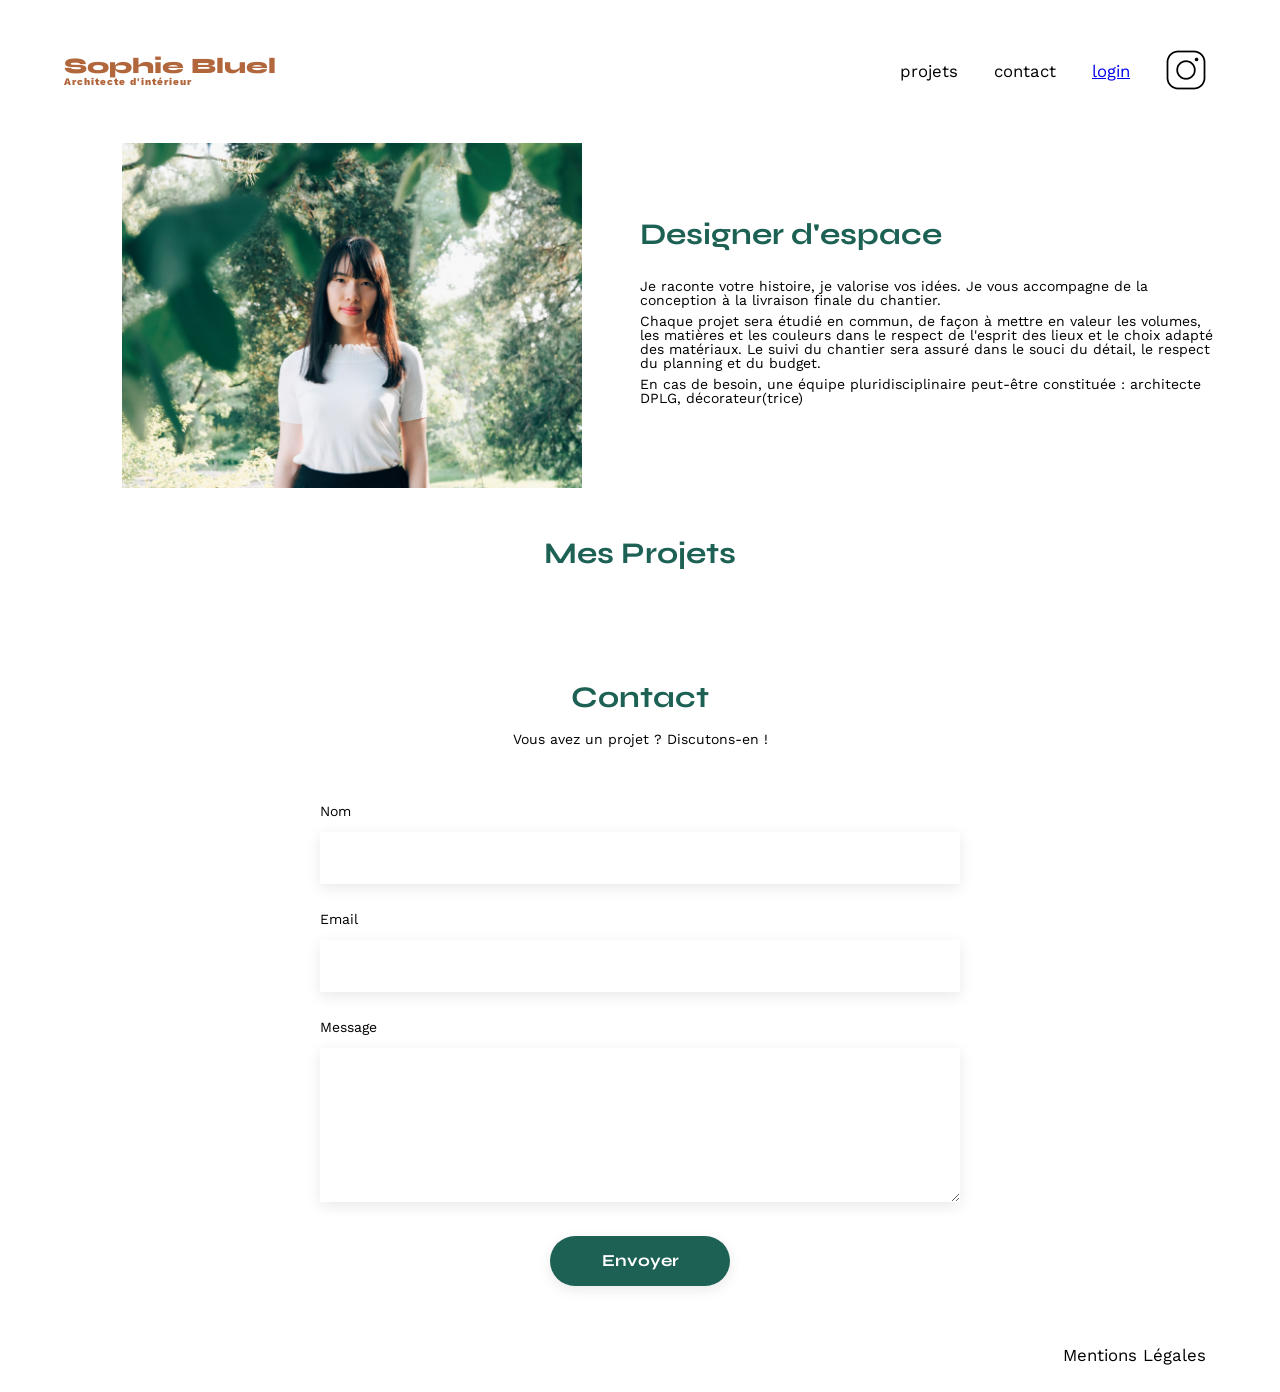
<file: FrontEnd/index.html>
<!DOCTYPE html>
<html lang="fr">
<head>
	<meta charset="UTF-8">
	<title>Sophie Bluel - Architecte d'intérieur</title>
	<meta name="viewport" content="width=device-width, initial-scale=1.0">
	<link rel="preconnect" href="https://fonts.googleapis.com" type="text/css">
    <link rel="preconnect" href="https://fonts.gstatic.com" crossorigin type="text/css">
    <link href="https://fonts.googleapis.com/css2?family=Syne:wght@700;800&family=Work+Sans&display=swap" rel="stylesheet" type="text/css">
	<link rel="stylesheet" href="./assets/style.css" type="text/css">
</head>
<body>
	<div class="edit-banner" style="display:none;">
		<p>Mode édition</p>
	</div>
	<header>
		<h1>Sophie Bluel <span>Architecte d'intérieur</span></h1>
		<nav>
			<ul>
				<li>projets</li>
				<li>contact</li>
				<li><a href="./login.html" id="nav-login">login</a></li>
				<li><img src="./assets/icons/instagram.png" alt="Instagram"></li>
			</ul>
		</nav>
	</header>
	<main>
		<section id="introduction">
			<figure>
				<img src="./assets/images/sophie-bluel.png" alt="">
			</figure>
			<article>
				<h2>Designer d'espace</h2>
				<p>Je raconte votre histoire, je valorise vos idées. Je vous accompagne de la conception à la livraison finale du chantier.</p>
				<p>Chaque projet sera étudié en commun, de façon à mettre en valeur les volumes, les matières et les couleurs dans le respect de l'esprit des lieux et le choix adapté des matériaux. Le suivi du chantier sera assuré dans le souci du détail, le respect du planning et du budget.</p>
				<p>En cas de besoin, une équipe pluridisciplinaire peut-être constituée : architecte DPLG, décorateur(trice)</p>
			</article>
		</section>
		<section id="portfolio">
			<div class="portfolio-header">
				<h2>Mes Projets</h2>
				<button class="btn-edit" style="display:none;">
					<svg width="16" height="16" viewBox="0 0 16 16" fill="none" xmlns="http://www.w3.org/2000/svg">
						<path d="M11.333 2a1.886 1.886 0 0 1 2.667 2.667L4.933 13.733l-3.6.8.8-3.6L11.333 2z" stroke="#000000" stroke-width="1.4" stroke-linecap="round" stroke-linejoin="round"/>
					</svg>
					modifier
				</button>
			</div>
			<div class="filters">
				<!-- les boutons seront créés par le JS -->
			</div>
			<div class="gallery">
				<!-- vide : le JavaScript génère les photos depuis l'API -->
			</div>
		</section>
		<section id="contact">
			<h2>Contact</h2>
			<p>Vous avez un projet ? Discutons-en !</p>
			<form action="#" method="post">
				<label for="name">Nom</label>
				<input type="text" name="name" id="name">
				<label for="email">Email</label>
				<input type="email" name="email" id="email">
				<label for="message">Message</label>
				<textarea name="message" id="message" cols="30" rows="10"></textarea>
				<input type="submit" value="Envoyer">
			</form>
		</section>
	</main>
	<footer>
		<nav>
			<ul>
				<li>Mentions Légales</li>
			</ul>
		</nav>
	</footer>

	<!-- ── MODALE ── -->
	<div id="modal" class="modal hidden">
		<div class="modal-wrapper">
			<button class="modal-close">&times;</button>
			<button class="modal-back hidden">&#8592;</button>

			<!-- Vue 1 : galerie admin -->
			<div id="modal-gallery">
				<h3>Galerie photo</h3>
				<div class="modal-photos"></div>
				<hr class="modal-hr">
				<button id="btn-add-photo">Ajouter une photo</button>
			</div>

			<!-- Vue 2 : formulaire ajout -->
			<div id="modal-form" class="hidden">
				<h3>Ajout photo</h3>
				<form id="add-work-form">
					<!-- Zone upload -->
					<div class="upload-zone" id="upload-zone">
						<input type="file" id="work-image" accept="image/jpeg,image/png" hidden>
						<img id="preview" style="display:none;">
						<div class="upload-placeholder" id="upload-placeholder">
							<div class="upload-icon">
								<svg width="40" height="40" viewBox="0 0 40 40" fill="none" xmlns="http://www.w3.org/2000/svg">
									<rect x="4" y="8" width="32" height="26" rx="3" fill="none" stroke="#9bb5c0" stroke-width="1.5"/>
									<circle cx="14" cy="17" r="3" fill="#9bb5c0"/>
									<path d="M6 30 L14 20 L21 27 L27 21 L34 30" fill="none" stroke="#9bb5c0" stroke-width="1.5" stroke-linejoin="round"/>
								</svg>
							</div>
							<button type="button" class="btn-upload-trigger" id="btn-upload-trigger">+ Ajouter photo</button>
							<p class="upload-hint">jpg, png : 4mo max</p>
						</div>
					</div>

					<div class="form-field">
						<label for="work-title">Titre</label>
						<input type="text" id="work-title" required>
					</div>

					<div class="form-field">
						<label for="work-category">Catégorie</label>
						<select id="work-category" required>
							<option value=""></option>
						</select>
					</div>

					<hr class="modal-hr">

					<p id="form-error" style="display:none; color:#e74c3c; font-size:13px; text-align:center; margin-bottom:10px;"></p>
				      <div class="form-footer">
                  <button type="submit" id="btn-valider" class="btn-valider" disabled>Valider</button>
                        </div>	
				</form>
			</div>
		</div>
	</div>

	<script src="./assets/script.js"></script>
</body>
</html>
</file>
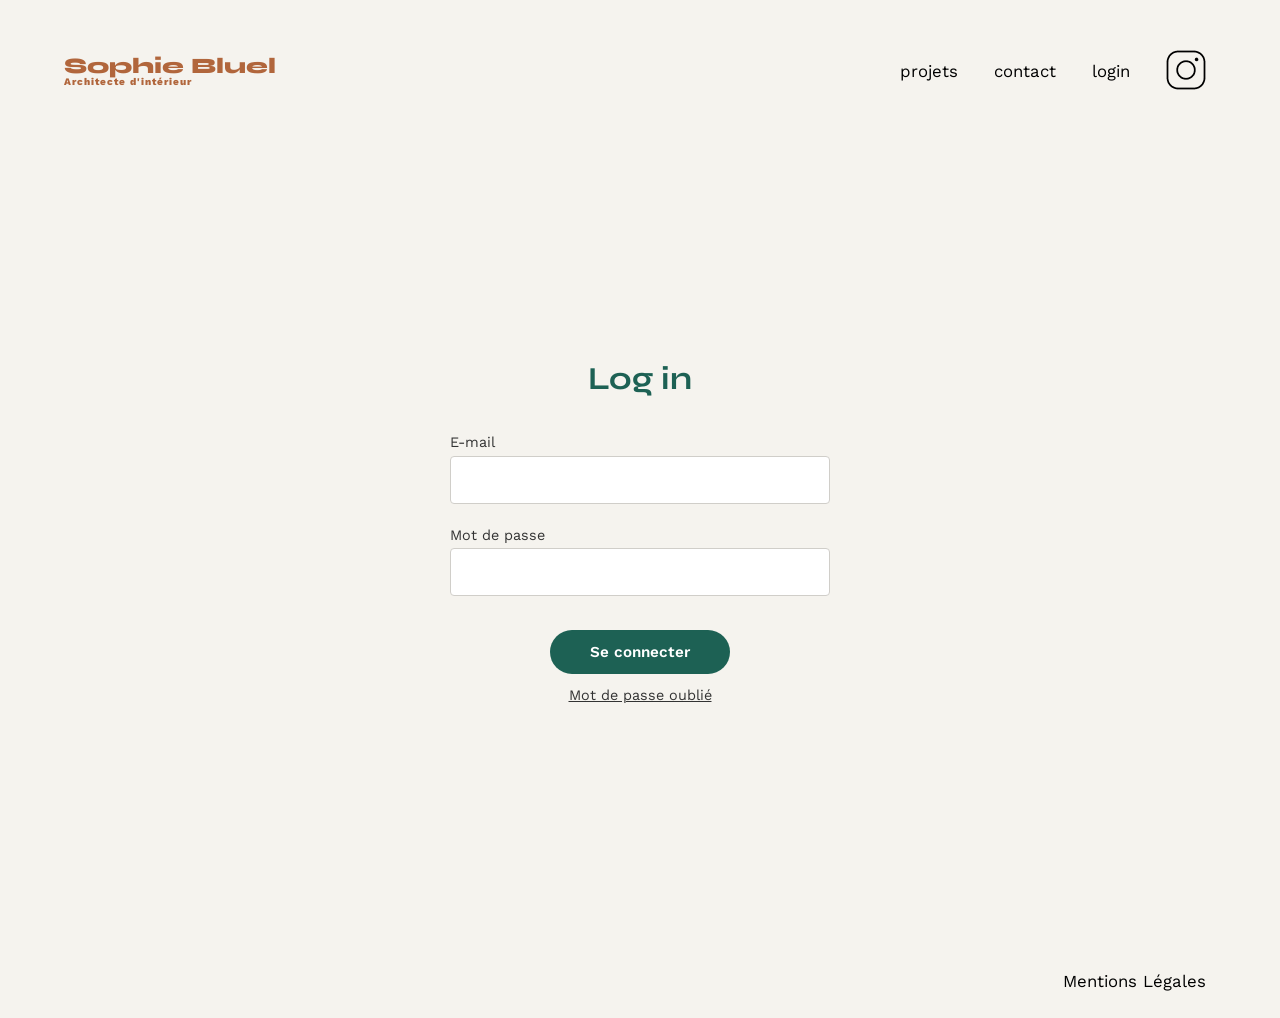
<file: FrontEnd/login.html>
<!DOCTYPE html>
<html lang="fr">
<head>
    <meta charset="UTF-8">
    <title>Sophie Bluel - Login</title>
    <meta name="viewport" content="width=device-width, initial-scale=1.0">
    <link rel="preconnect" href="https://fonts.googleapis.com" type="text/css">
    <link rel="preconnect" href="https://fonts.gstatic.com" crossorigin type="text/css">
    <link href="https://fonts.googleapis.com/css2?family=Syne:wght@700;800&family=Work+Sans&display=swap" rel="stylesheet" type="text/css">
	<link rel="stylesheet" href="./assets/style.css" type="text/css">
</head>
<body>
<header>
    <h1>Sophie Bluel <span>Architecte d'intérieur</span></h1>
    <nav>
        <ul>
            <li>projets</li>
            <li>contact</li>
            <li>login</li>
            <li><img src="./assets/icons/instagram.png" alt="Instagram"></li>
        </ul>
    </nav>
</header>
<main>
    <section id="login">
        <h2>Log in</h2>
        <form id="login-form">
            <label for="email">E-mail</label>
            <input type="email" id="email" required>

            <label for="password">Mot de passe</label>
            <input type="password" id="password" required>

            <button type="submit">Se connecter</button>

            <p id="error-msg" style="display:none; color:red;">
                Identifiants incorrects.
            </p>
        </form>
        <a href="#" class="forgot-password">Mot de passe oublié</a>
    </section>
</main>
<footer>
    <nav>
        <ul>
            <li>Mentions Légales</li>
        </ul>
    </nav>
</footer>
<script src="./assets/login.js"></script>
</body>
</html>
</file>
<file: FrontEnd/assets/style.css>
/* http://meyerweb.com/eric/tools/css/reset/
   v2.0 | 20110126
   License: none (public domain)
*/

html,
body,
div,
span,
applet,
object,
iframe,
h1,
h2,
h3,
h4,
h5,
h6,
p,
blockquote,
pre,
a,
abbr,
acronym,
address,
big,
cite,
code,
del,
dfn,
em,
img,
ins,
kbd,
q,
s,
samp,
small,
strike,
strong,
sub,
sup,
tt,
var,
b,
u,
i,
center,
dl,
dt,
dd,
ol,
ul,
li,
fieldset,
form,
label,
legend,
table,
caption,
tbody,
tfoot,
thead,
tr,
th,
td,
article,
aside,
canvas,
details,
embed,
figure,
figcaption,
footer,
header,
hgroup,
menu,
nav,
output,
ruby,
section,
summary,
time,
mark,
audio,
video {
  margin: 0;
  padding: 0;
  border: 0;
  font-size: 100%;
  font: inherit;
  vertical-align: baseline;
}
article,
aside,
details,
figcaption,
figure,
footer,
header,
hgroup,
menu,
nav,
section {
  display: block;
}
body {
  line-height: 1;
}
ol,
ul {
  list-style: none;
}
blockquote,
q {
  quotes: none;
}
blockquote:before,
blockquote:after,
q:before,
q:after {
  content: "";
  content: none;
}
table {
  border-collapse: collapse;
  border-spacing: 0;
}

/** end reset css **/

body {
  max-width: 1440px;
  width: 100%;
  margin: 0 auto;
  font-family: "Work Sans";
  font-size: 14px;
  box-sizing: border-box;
}
header {
  display: flex;
  justify-content: space-between;
  align-items: center;
  margin: 50px 5%;
}
section {
  margin: 50px 5%;
}

h1 {
  display: flex;
  flex-direction: column;
  font-family: "Syne";
  font-size: 22px;
  font-weight: 800;
  color: #b1663c;
}
h1 > span {
  font-family: "Work Sans";
  font-size: 10px;
  letter-spacing: 0.1em;
}
h2 {
  font-family: "Syne";
  font-weight: 700;
  font-size: 30px;
  color: #1d6154;
}
nav ul {
  display: flex;
  align-items: center;
  list-style-type: none;
  gap: 16px;
}
nav li {
  padding: 0 10px;
  font-size: 1.2em;
}
li:hover {
  color: #b1663c;
}

#introduction {
  display: flex;
  align-items: center;
}
#introduction figure {
  flex: 1;
}
#introduction img {
  display: block;
  margin: auto;
  width: 80%;
}
#introduction article {
  flex: 1;
}
#introduction h2 {
  margin-bottom: 1em;
}
#introduction p {
  margin-bottom: 0.5em;
}

#portfolio h2 {
  text-align: center;
  margin-bottom: 1em;
}
#portfolio .portfolio-header h2 {
  margin-bottom: 0;
  text-align: left;
}

/* ── Boutons de filtre ── */
.filters {
  display: flex;
  gap: 15px;
  justify-content: center;
  margin: 2rem 0;
}
.filters button {
  padding: 10px 25px;
  border-radius: 50px;
  border: 2px solid #1d6154;
  background-color: transparent;
  color: #1d6154;
  font-family: "Work Sans", sans-serif;
  font-size: 14px;
  cursor: pointer;
  transition: all 0.3s ease;
}
.filters button:hover {
  background-color: #1d6154;
  color: white;
}
.filters button.active {
  background-color: #1d6154;
  color: white;
  border-color: #1d6154;
}

.gallery {
  width: 100%;
  display: grid;
  grid-template-columns: 1fr 1fr 1fr;
  grid-column-gap: 20px;
  grid-row-gap: 20px;
}
.gallery img {
  width: 100%;
}

#contact {
  width: 50%;
  margin: auto;
}
#contact > * {
  text-align: center;
}
#contact h2 {
  margin-bottom: 20px;
}
#contact form {
  text-align: left;
  margin-top: 30px;
  display: flex;
  flex-direction: column;
}
#contact input {
  height: 50px;
  font-size: 1.2em;
  border: none;
  box-shadow: 0px 4px 14px rgba(0, 0, 0, 0.09);
}
#contact label {
  margin: 2em 0 1em 0;
}
#contact textarea {
  border: none;
  box-shadow: 0px 4px 14px rgba(0, 0, 0, 0.09);
}
input[type="submit"] {
  font-family: "Syne";
  font-weight: 700;
  color: white;
  background-color: #1d6154;
  margin: 2em auto;
  width: 180px;
  text-align: center;
  border-radius: 60px;
}
footer nav ul {
  display: flex;
  justify-content: flex-end;
  margin: 2em 5%;
}

/* ── Mode édition : bannière noire en haut ── */
.edit-banner {
  background-color: #000000;
  color: #ffffff;
  display: flex;
  align-items: center;
  justify-content: center;
  padding: 10px;
  font-family: "Work Sans", sans-serif;
  font-size: 14px;
  width: 100%;
}
.edit-banner p {
  display: flex;
  align-items: center;
  gap: 10px;
}

/* ── Portfolio header : "Mes Projets" + bouton modifier sur la même ligne ── */
.portfolio-header {
  display: flex;
  align-items: baseline;
  justify-content: center;
  gap: 20px;
  margin-bottom: 2em;
}
.portfolio-header h2 {
  margin-bottom: 0;
  text-align: left;
  line-height: 1;
}

/* ── Bouton modifier (un seul bloc) ── */
.btn-edit {
  background: none;
  border: none;
  cursor: pointer;
  font-family: "Work Sans", sans-serif;
  font-size: 14px;
  color: #000000;
  display: flex;
  align-items: center;
  gap: 6px;
  padding: 0;
  line-height: 1;
}
.btn-edit:hover {
  opacity: 0.6;
}

/* ── Modale ── */
.hidden {
  display: none !important;
}

.modal {
  position: fixed;
  top: 0;
  left: 0;
  width: 100%;
  height: 100%;
  background-color: rgba(0, 0, 0, 0.6);
  display: flex;
  align-items: center;
  justify-content: center;
  z-index: 1000;
}
.modal-wrapper {
  background-color: #fff;
  border-radius: 10px;
  width: 630px;
  min-height: 688px;
  max-height: 92vh;
  overflow-y: auto;
  position: relative;
  padding: 40px 46px 40px;
  display: flex;
  flex-direction: column;
}
.modal-close {
  position: absolute;
  top: 16px;
  right: 20px;
  background: none;
  border: none;
  font-size: 22px;
  cursor: pointer;
  color: #333;
  line-height: 1;
}
.modal-back {
  position: absolute;
  top: 16px;
  left: 20px;
  background: none;
  border: none;
  font-size: 20px;
  cursor: pointer;
  color: #333;
  line-height: 1;
}
.modal-close:hover,
.modal-back:hover {
  opacity: 0.6;
}

/* ── Titres modale ── */
#modal-gallery {
  display: flex;
  flex-direction: column;
  flex: 1 1 0;
  min-height: 0;
}
#modal-form {
  display: flex;
  flex-direction: column;
  flex: 1 1 0;
  min-height: 0;
}
#modal-gallery h3,
#modal-form h3 {
  font-family: "Syne", sans-serif;
  font-size: 22px;
  font-weight: 700;
  text-align: center;
  color: #000;
  margin-bottom: 28px;
}

/* ── Galerie modale ── */
.modal-photos {
  display: grid;
  grid-template-columns: repeat(4, 1fr);
  gap: 10px;
  margin-bottom: 20px;
}
.modal-photos figure {
  position: relative;
  margin: 0;
}
.modal-photos figure img {
  width: 100%;
  height: 100px;
  object-fit: cover;
  border-radius: 2px;
  display: block;
}
.modal-photos figure button {
  position: absolute;
  top: 4px;
  right: 4px;
  background: rgba(0, 0, 0, 0.7);
  border: none;
  cursor: pointer;
  width: 26px;
  height: 26px;
  display: flex;
  align-items: center;
  justify-content: center;
  border-radius: 4px;
  padding: 0;
  transition: background 0.15s;
}
.modal-photos figure button:hover {
  background: rgba(0, 0, 0, 0.9);
}
.trash-icon {
  width: 14px;
  height: 14px;
  display: block;
}

.modal-hr {
  border: none;
  border-top: 1px solid #e0e0e0;
  margin: 20px 0;
}

#btn-add-photo {
  display: block;
  margin: auto auto 0;
  background-color: #1d6154;
  color: white;
  border: none;
  border-radius: 60px;
  padding: 14px 0;
  width: 300px;
  text-align: center;
  font-family: "Work Sans", sans-serif;
  font-size: 14px;
  font-weight: 600;
  cursor: pointer;
  transition: background 0.2s;
}
#btn-add-photo:hover {
  background-color: #174f44;
}

/* ── Zone upload ── */
.upload-zone {
  background-color: #e8eff2;
  border-radius: 8px;
  height: 170px;
  display: flex;
  align-items: center;
  justify-content: center;
  cursor: pointer;
  overflow: hidden;
  position: relative;
}
.upload-placeholder {
  display: flex;
  flex-direction: column;
  align-items: center;
  gap: 10px;
  width: 100%;
}
.upload-icon svg {
  display: block;
}
.btn-upload-trigger {
  background-color: #c8d8e0;
  width: 200px;
  color: #1d6154;
  border: none;
  border-radius: 60px;
  padding: 8px 22px;
  font-family: "Work Sans", sans-serif;
  font-size: 13px;
  font-weight: 600;
  cursor: pointer;
  transition: background 0.2s;
}
.btn-upload-trigger:hover {
  background-color: #b0c8d4;
}
.upload-hint {
  font-size: 11px;
  color: #888;
  font-family: "Work Sans", sans-serif;
}

#preview {
  width: 100%;
  height: 170px;
  object-fit: cover;
  display: block;
}

/* ── Champs formulaire ── */
#add-work-form {
  display: flex;
  flex-direction: column;
  flex: 1;
}
.form-footer {
  margin-top: auto;
  padding-top: 20px;
}
.form-field {
  display: flex;
  flex-direction: column;
  gap: 8px;
  margin-top: 20px;
}
.form-field label {
  font-family: "Work Sans", sans-serif;
  font-size: 14px;
  font-weight: 500;
  color: #000;
}
.form-field input,
.form-field select {
  padding: 12px 14px;
  border: 1px solid #d0d0d0;
  border-radius: 6px;
  font-family: "Work Sans", sans-serif;
  font-size: 14px;
  color: #333;
  background: white;
  -webkit-appearance: none;
  appearance: none;
  outline: none;
  transition: border-color 0.2s;
}
.form-field input:focus,
.form-field select:focus {
  border-color: #1d6154;
}
.form-field select {
  background-image: url("data:image/svg+xml,%3Csvg xmlns='http://www.w3.org/2000/svg' width='12' height='8' viewBox='0 0 12 8'%3E%3Cpath d='M1 1l5 5 5-5' stroke='%23666' stroke-width='1.5' fill='none' stroke-linecap='round'/%3E%3C/svg%3E");
  background-repeat: no-repeat;
  background-position: right 14px center;
  padding-right: 36px;
}

/* ── Bouton Valider ── */
.btn-valider {
  display: block;
  width: 320px;
  margin: 0 auto;
  margin-top: auto;
  background-color: #a0a0a0;
  color: white;
  border: none;
  border-radius: 60px;
  padding: 14px 0;
  font-family: "Work Sans", sans-serif;
  font-size: 14px;
  font-weight: 600;
  cursor: not-allowed;
  pointer-events: none;
  transition: background 0.2s;
}
.btn-valider.active {
  background-color: #174f44;
  cursor: pointer;
  pointer-events: auto;
}
.btn-valider.active:hover {
  background-color: #174f44;
}

/* ══════════════════════════════════════════
   PAGE LOGIN
   ══════════════════════════════════════════ */

body:has(#login) {
  background-color: #f5f3ee;
}

#login {
  display: flex;
  flex-direction: column;
  align-items: center;
  justify-content: center;
  min-height: calc(100vh - 200px);
  padding: 40px 0;
}

#login h2 {
  font-family: "Syne", sans-serif;
  font-size: 2rem;
  font-weight: 700;
  color: #1d6154;
  margin-bottom: 40px;
  text-align: center;
}

#login-form {
  display: flex;
  flex-direction: column;
  width: 380px;
  gap: 6px;
}

#login-form label {
  font-family: "Work Sans", sans-serif;
  font-size: 0.9rem;
  color: #333;
  font-weight: 400;
}

#login-form input[type="email"],
#login-form input[type="password"] {
  width: 100%;
  padding: 14px 12px;
  border: 1px solid #d0cec9;
  border-radius: 4px;
  background: #fff;
  font-family: "Work Sans", sans-serif;
  font-size: 0.95rem;
  color: #333;
  outline: none;
  box-sizing: border-box;
  margin-bottom: 18px;
  transition: border-color 0.2s;
}

#login-form input[type="email"]:focus,
#login-form input[type="password"]:focus {
  border-color: #1d6154;
}

#login-form button[type="submit"] {
  display: block;
  margin: 10px auto 0;
  width: 180px;
  padding: 13px 20px;
  background-color: #1d6154;
  color: #fff;
  border: none;
  border-radius: 60px;
  font-family: "Work Sans", sans-serif;
  font-size: 0.95rem;
  font-weight: 600;
  cursor: pointer;
  transition: background-color 0.2s;
}

#login-form button[type="submit"]:hover {
  background-color: #174f44;
}

#error-msg {
  font-family: "Work Sans", sans-serif;
  font-size: 0.85rem;
  text-align: center;
  margin-top: 8px;
}

.forgot-password {
  display: block;
  text-align: center;
  margin-top: 14px;
  font-family: "Work Sans", sans-serif;
  font-size: 0.9rem;
  color: #333;
  text-decoration: underline;
}

.forgot-password:hover {
  color: #1d6154;
}
</file>
